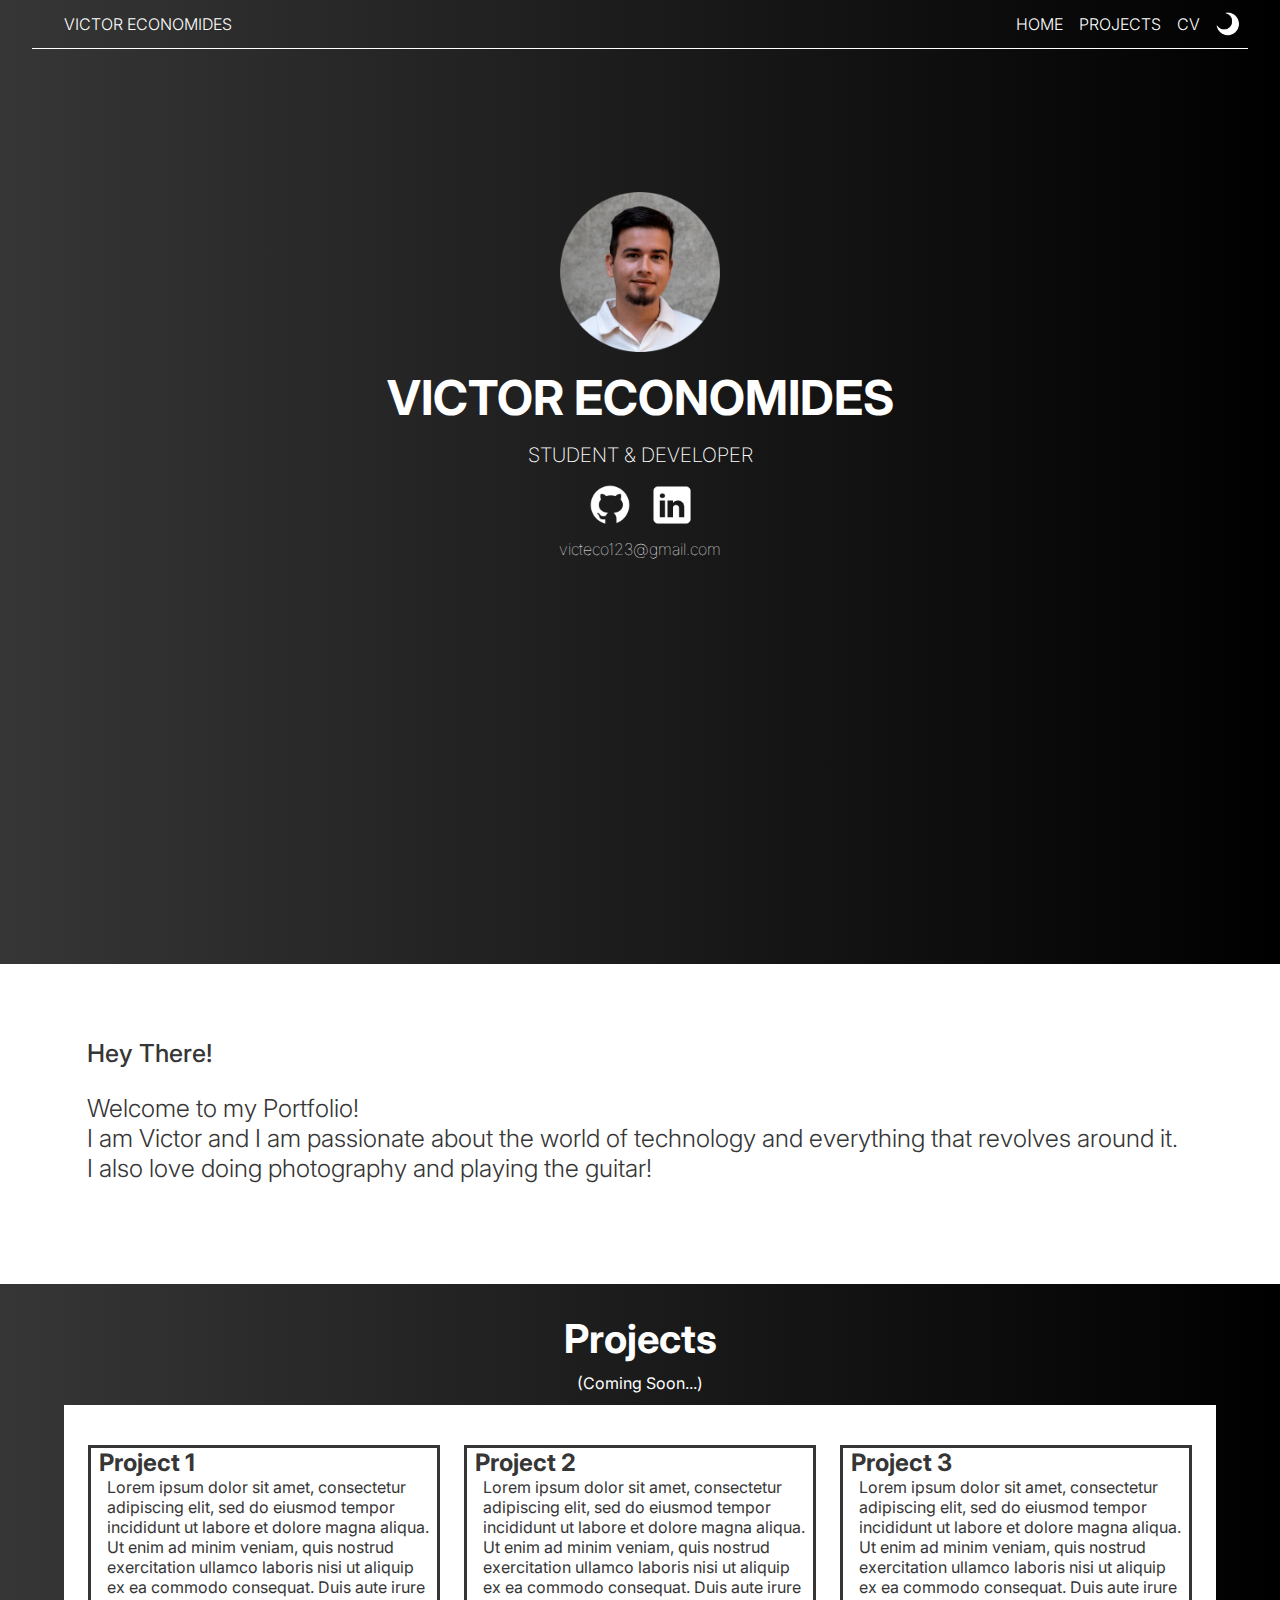
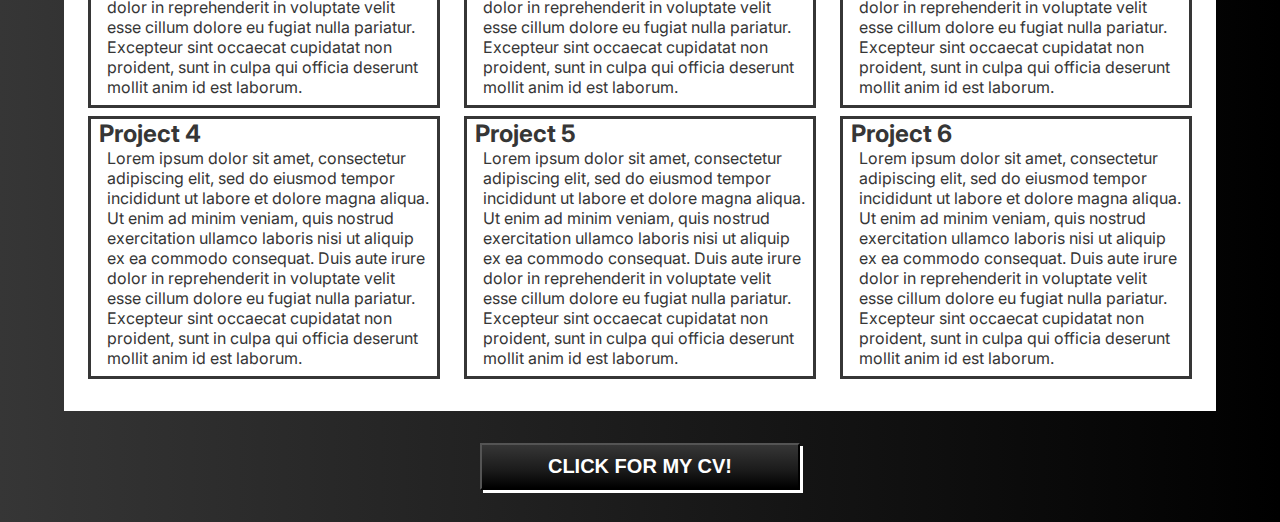
<file: index.html>
<!DOCTYPE html>
<html lang="en">
<head>
    <meta charset="UTF-8">
    <meta name="viewport" content="width=device-width, initial-scale=1.0">
    <link href="./resources/style.css" rel="stylesheet">
    <link rel="preconnect" href="https://fonts.googleapis.com">
    <link rel="preconnect" href="https://fonts.gstatic.com" crossorigin>
    <link href="https://fonts.googleapis.com/css2?family=Inter:ital,opsz,wght@0,14..32,100..900;1,14..32,100..900&display=swap" rel="stylesheet">
    <title>Portfolio</title>
</head>
<body>
    <header id="header">
        <h1 id="header-name">VICTOR ECONOMIDES</h1>
        <nav>
            <ul>
                <li><a href="#home">HOME</a></li>
                <li><a href="#projects">PROJECTS</a></li>
                <li><a href="resources/Resume.pdf">CV</a></li>
                <li><a id="mode"><img src="/resources/images/moon.png" id="sun-moon"/></a></li>
            </ul>
        </nav>
    </header>
    <main>
        <section class="banner" id="home">
            <div class="img-container">
                <img src="./resources/images/myFace.png"/>
            </div>
            <div class="name-container">
                <h1>VICTOR ECONOMIDES</h1>
            </div>
            <div class="role-container">
                <h2>STUDENT & DEVELOPER</h2>
            </div>
            <div class="icon-container">
                <a href="https://github.com/vic-eco" target="_blank" title="GitHub">
                <img src="/resources/images/github.png"  id="github" class="icon"/>
                </a>
                <a href="https://www.linkedin.com/in/victor-economides-440a24314/" target="_blank" title="LinkedIn">
                <img src="/resources/images/linkedin.png" id="linkedin" class="icon"/>
                </a>
            </div>
            <div class="email-container">
                <h2>victeco123@gmail.com</h2>
            </div>
        </section>
        <section class="greeting">
            <p id="hey">Hey There!</p>
            <p id="greeting-txt">Welcome to my Portfolio!
                <br>
               I am Victor and I am passionate about the world of technology and everything that revolves around it.
                <br>
               I also love doing photography and playing the guitar!
            </p>
        </section>
        <section class="projects" id="projects">
            <h2 id="pj-title">Projects</h2>
            <p id="coming-soon">(Coming Soon...)</p>
            <div class="project-containers">
                <div class="pj-container" id="pj1">
                    <h2>Project 1</h2>
                    <p>Lorem ipsum dolor sit amet, consectetur adipiscing elit, 
                    sed do eiusmod tempor incididunt ut labore et dolore magna aliqua. 
                    Ut enim ad minim veniam, quis nostrud exercitation ullamco laboris nisi ut aliquip ex ea commodo consequat. 
                    Duis aute irure dolor in reprehenderit in voluptate velit esse cillum dolore eu fugiat nulla pariatur. 
                    Excepteur sint occaecat cupidatat non proident, sunt in culpa qui officia deserunt mollit anim id est laborum.
                    </p>
                </div>
                <div class="pj-container" id="pj2">
                    <h2>Project 2</h2>
                    <p>Lorem ipsum dolor sit amet, consectetur adipiscing elit, 
                    sed do eiusmod tempor incididunt ut labore et dolore magna aliqua. 
                    Ut enim ad minim veniam, quis nostrud exercitation ullamco laboris nisi ut aliquip ex ea commodo consequat. 
                    Duis aute irure dolor in reprehenderit in voluptate velit esse cillum dolore eu fugiat nulla pariatur. 
                    Excepteur sint occaecat cupidatat non proident, sunt in culpa qui officia deserunt mollit anim id est laborum.
                    </p>
                </div>
                <div class="pj-container" id="pj3">
                    <h2>Project 3</h2>
                    <p>Lorem ipsum dolor sit amet, consectetur adipiscing elit, 
                    sed do eiusmod tempor incididunt ut labore et dolore magna aliqua. 
                    Ut enim ad minim veniam, quis nostrud exercitation ullamco laboris nisi ut aliquip ex ea commodo consequat. 
                    Duis aute irure dolor in reprehenderit in voluptate velit esse cillum dolore eu fugiat nulla pariatur. 
                    Excepteur sint occaecat cupidatat non proident, sunt in culpa qui officia deserunt mollit anim id est laborum.
                    </p>
                </div>
                <div class="pj-container" id="pj4">
                    <h2>Project 4</h2>
                    <p>Lorem ipsum dolor sit amet, consectetur adipiscing elit, 
                    sed do eiusmod tempor incididunt ut labore et dolore magna aliqua. 
                    Ut enim ad minim veniam, quis nostrud exercitation ullamco laboris nisi ut aliquip ex ea commodo consequat. 
                    Duis aute irure dolor in reprehenderit in voluptate velit esse cillum dolore eu fugiat nulla pariatur. 
                    Excepteur sint occaecat cupidatat non proident, sunt in culpa qui officia deserunt mollit anim id est laborum.
                    </p>
                </div>
                <div class="pj-container" id="pj5">
                    <h2>Project 5</h2>
                    <p>Lorem ipsum dolor sit amet, consectetur adipiscing elit, 
                    sed do eiusmod tempor incididunt ut labore et dolore magna aliqua. 
                    Ut enim ad minim veniam, quis nostrud exercitation ullamco laboris nisi ut aliquip ex ea commodo consequat. 
                    Duis aute irure dolor in reprehenderit in voluptate velit esse cillum dolore eu fugiat nulla pariatur. 
                    Excepteur sint occaecat cupidatat non proident, sunt in culpa qui officia deserunt mollit anim id est laborum.
                    </p>
                </div>
                <div class="pj-container" id="pj6">
                    <h2>Project 6</h2>
                    <p>Lorem ipsum dolor sit amet, consectetur adipiscing elit, 
                    sed do eiusmod tempor incididunt ut labore et dolore magna aliqua. 
                    Ut enim ad minim veniam, quis nostrud exercitation ullamco laboris nisi ut aliquip ex ea commodo consequat. 
                    Duis aute irure dolor in reprehenderit in voluptate velit esse cillum dolore eu fugiat nulla pariatur. 
                    Excepteur sint occaecat cupidatat non proident, sunt in culpa qui officia deserunt mollit anim id est laborum.
                    </p>
                </div>
            </div>
        </section>
        <section class="cv-section" id="cv">
            <button>
            <a href="resources/Resume.pdf"><h2>CLICK FOR MY CV!</h2></a>
            </div>
        </section>
    </main>
    <script src="lightmode.js"></script>
</body>
</html>
</file>
<file: resources/style.css>
*{
    margin: 0;
    padding: 0;
    box-sizing: border-box;
}

html {
    scroll-behavior: smooth;
  }

body{
    color: white;
    background: rgb(0,0,0);
    background: linear-gradient(270deg, rgba(0,0,0,1) 0%, rgba(54,54,54,1) 100%);
    font-family: "Inter", serif;
}

header{
    display: flex;
    align-items: center;
    position: fixed;
    z-index: 100;
    background: rgb(0,0,0);
    background: linear-gradient(270deg, rgba(0,0,0,1) 0%, rgba(54,54,54,1) 100%);
    justify-content: space-between;
    margin: auto;
    width: 100%;
    top: 0;
    left: 0;
    right:0;
    height: 3em;
    padding-left: 3em;
    padding-right: 3em;
}

/* Header Border */
header::after {
    content: '';
    position: absolute;
    bottom:0;
    left: 50%;
    width: 95%;
    transform: translateX(-50%);
    height: 0.5px;
    background-color: var(--after-bg-color, white);
    margin: 0 auto;
    margin-top: 1em;
}

header.scrolled{
    background-color: black;
}

#header-name{
    margin-left: 1em;
    font-size: 1em;
    font-weight: 300;

}

nav ul{
    display: flex;
}

nav li{
    display: inline-block;
    margin-right: 1em;
}

nav li a{
    color: white;
    text-decoration: none;
    font-size: 1em;
    font-weight: 300;

}

#mode {
    cursor: pointer;
}

#mode img{
    position: absolute;
    bottom: 0.75em;
    width: 1.5em;
    filter: invert(1);
}

.banner{
    min-height: 100vh;
}

.img-container{
    display: flex;
    justify-content: center;
    margin-top: 4em;
    align-items: end;
    height: 18rem;
}

.img-container img{
    max-width: 100%;
    height: 10em;

}

.name-container{
    display:flex;
    flex-wrap: wrap;
    justify-content: center;
    margin-top: 1rem;
}

.name-container h1{
    font-size: 3em;
}

.email-container{
    display:flex;
    flex-wrap: wrap;
    justify-content: center;
    margin-top: 0.5rem;
}

.email-container h2{
    font-size: 1em;
    font-weight: 100;
}

.role-container{
    display: flex;
    justify-content: center;
    align-items: center;
    margin-top:1rem;
}

.role-container h2{
    font-size: 1.25em;
    font-weight: 200;
}

.icon-container{
    display: flex;
    align-items: center;
    justify-content: center;
    height: 3em;
    margin-top: 1em;
}

#github{
    width: 3em;
    margin-right: 0.5em;
}

#github:hover{
    width: 3.5em;
    height: 3.5em;
}

#linkedin{
    width: 2.75em;
    margin-left: 0.5em;
}

#linkedin:hover{
    width: 3.25em;
    height: 3.25em;
}

.greeting{
    background-color: white;
    max-height: 100em;
    min-height: 20em;
}

.greeting p{
    color: #363636;
}

#hey{
    font-size: 1.55em;
    font-weight: 500;
    margin-left: 3.5em;
    margin-bottom: 1em;
    padding-top: 3em;
}

#greeting-txt{
    font-size: 1.55em;
    font-weight: 300;
    margin-left: 3.5em;
}

#pj-title{
    font-size: 2.5em;
    margin-top:0.75em;
    /* margin-bottom:0.5em; */
    text-align: center;
    padding-bottom: 0.25em;
}

#coming-soon{
    text-align: center;
    margin-bottom: 0.75em;
}

.project-containers{
    margin-top: 3rem;
    display: flex;
    flex-wrap: wrap;
    justify-content:space-evenly;
    align-items: center;
    background-color: white;
    width: 90%;
    margin: auto;
    height: 100%;
    padding-bottom: 2rem;
    padding-top: 2rem;
}

.pj-container{
    display: flex;
    flex-direction: column;
    align-items: start;
    padding-left: 0.5em;
    margin-top: 0.5em;
    width: 22em;
    color: #363636;
    border: 3px solid #363636;
}

.pj-container p{
    padding-left: 0.5em;
    padding-right: 0.5em;
    padding-bottom: 0.5em;
}

.cv-section{
    margin-top: 2em;
    margin-bottom: 2em;
    text-align: center;
}
.cv-section a{
    color: white;
    text-decoration: none;
}

.cv-section button{
    box-shadow: 3px 3px;
    height: 3.5em;
    width: 25%;
    background: rgb(0,0,0);
    background: linear-gradient(0deg, rgba(0,0,0,1) 0%, rgba(26,26,26,1) 40%, rgba(54,54,54,1) 100%);
    color: white;
}

.cv-section button:active{
    margin-top: 0.25em;
    margin-left: 0.75em;
    box-shadow: none;
}

.cv-section button:hover{
    width: 26%;
    height: 3.7em ;
}

#projects:before{
    display: block; 
    content: " "; 
    margin-top: -45px; 
    height: 45px; 
    visibility: hidden; 
    pointer-events: none;
}

@media only screen and (max-width:525px) {
    .name-container h1{
        font-size: 2em;
    }
    
    #header-name{
        visibility: hidden;
        position:absolute;
    }

    header{
        display: flex;
        align-items: center;
        position: fixed;
        z-index: 100;
        background: rgb(0,0,0);
        background: linear-gradient(270deg, rgba(0,0,0,1) 0%, rgba(54,54,54,1) 100%);
        justify-content: center;
        margin: auto;
        width: 100%;
        top: 0;
        left: 0;
        right:0;
        height: 3em;
    }

    #sun-moon{
        position: absolute;
        bottom: 0.75em;
        width: 1.5em;
        filter: invert(1);
        right: 1em;
    }
}

@media only screen and (max-width:449px) {
    #hey{
        font-size: 1.55em;
        font-weight: 500;
        margin-left: 0.5em;
        margin-bottom: 1em;
        padding-top: 2em;
    }
    
    #greeting-txt{
        font-size: 1.55em;
        font-weight: 300;
        margin-left: 0.5em;
    }

    .project-containers{
        margin-top: 3rem;
        display: flex;
        flex-wrap: wrap;
        justify-content:space-evenly;
        align-items: center;
        background-color: transparent;
        width: 90%;
        margin: auto;
        height: 100%;
        padding-bottom: 2rem;
        padding-top: 2rem;
    }

    .pj-container{
        display: flex;
        flex-direction: column;
        align-items: start;
        padding-left: 0.5em;
        margin-top: 0.5em;
        width: 22em;
        color: #363636;
        background-color: white;
        border: 3px solid #363636;
    }

    .light-mode .project-containers{
        margin-top: 3rem;
        display: flex;
        flex-wrap: wrap;
        justify-content:space-evenly;
        align-items: center;
        background-color: transparent;
        width: 90%;
        margin: auto;
        height: 100%;
        padding-bottom: 2rem;
        padding-top: 2rem;
    }

    .light-mode .pj-container{
        display: flex;
        flex-direction: column;
        align-items: start;
        padding-left: 0.5em;
        margin-top: 0.5em;
        width: 22em;
        color: white;
        background-color: rgb(35, 35, 35);
        border: 3px solid white;
    }

    .cv-section button{
        box-shadow: 3px 3px;
        height: 5.5em;
        width: 50%;
        background: rgb(0,0,0);
        background: linear-gradient(0deg, rgba(0,0,0,1) 0%, rgba(26,26,26,1) 40%, rgba(54,54,54,1) 100%);
        color: white;
        transition: width 0.3s, height 0.3s;
    }

    .cv-section button:hover {
        width: 50%;
        height: 5.5em;
    }
}

@media only screen and (max-width:350px) {
    .name-container h1{
        font-size: 1.5em;
    }
}

@media only screen and (max-width:238px) {
    .cv-section button{
        box-shadow: 3px 3px;
        height: 7em;
        width: 50%;
        background: rgb(0,0,0);
        background: linear-gradient(0deg, rgba(0,0,0,1) 0%, rgba(26,26,26,1) 40%, rgba(54,54,54,1) 100%);
        color: white;
    }

    .cv-section button:hover {
        height: 7em;
        width: 50%;
    }
}

@media only screen and (min-width:446px) and (max-width:700px) {
    #hey{
        font-size: 1.55em;
        font-weight: 500;
        margin-left: 1.5em;
        margin-bottom: 1em;
        padding-top: 2em;
    }
    
    #greeting-txt{
        font-size: 1.55em;
        font-weight: 300;
        margin-left: 1.5em;
    }

}
</file>
